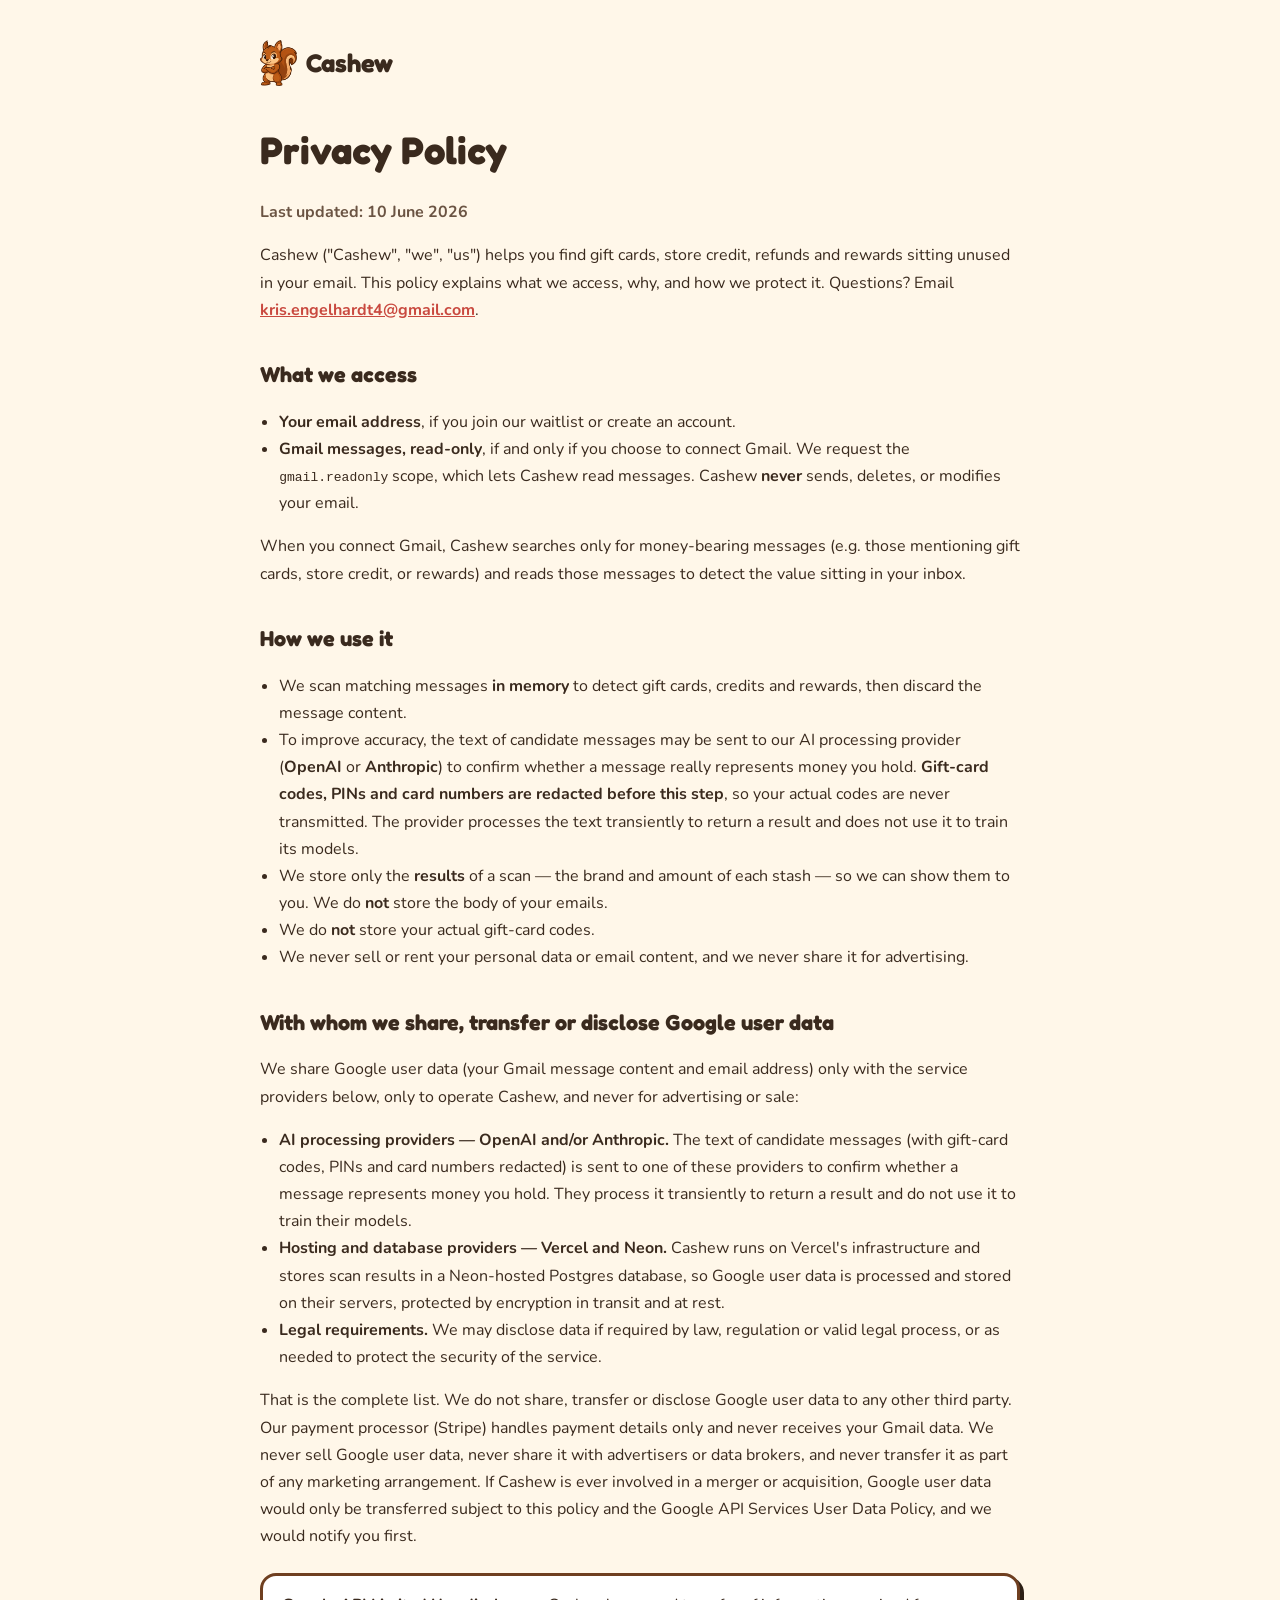
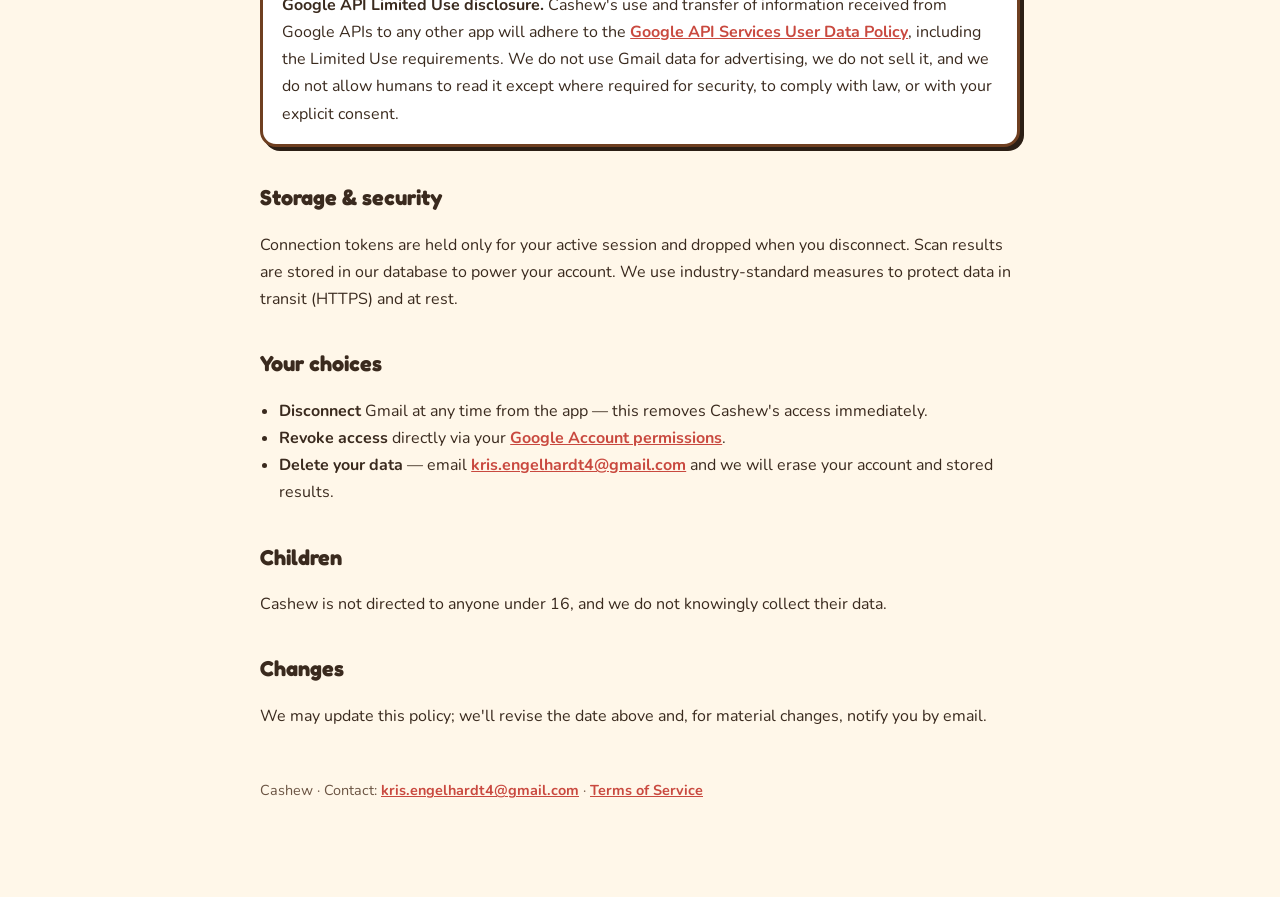
<file: web/privacy.html>
<!DOCTYPE html>
<html lang="en">
<head>
<meta charset="UTF-8" />
<meta name="viewport" content="width=device-width, initial-scale=1.0" />
<title>Privacy Policy — Cashew</title>
<link rel="preconnect" href="https://fonts.googleapis.com" />
<link href="https://fonts.googleapis.com/css2?family=Fredoka:wght@500;600;700&family=Nunito:wght@400;600;700&display=swap" rel="stylesheet" />
<link rel="icon" type="image/png" href="pip.png" />
<style>
  body{margin:0;font-family:'Nunito',sans-serif;color:#3a2a1e;background:#fff7e9;line-height:1.7;}
  .wrap{max-width:760px;margin:0 auto;padding:2.5rem 1.4rem 5rem;}
  .top{display:flex;align-items:center;gap:.6rem;margin-bottom:2rem;text-decoration:none;color:#3a2a1e;}
  .top img{height:46px;}
  .top span{font-family:'Fredoka',sans-serif;font-weight:700;font-size:1.6rem;}
  h1{font-family:'Fredoka',sans-serif;font-size:2.4rem;margin:.2rem 0;}
  h2{font-family:'Fredoka',sans-serif;font-size:1.35rem;margin:2rem 0 .4rem;}
  .updated{color:#6b5443;font-weight:700;}
  a{color:#c9493f;font-weight:700;}
  .callout{background:#fff;border:3px solid #6f3f20;border-radius:16px;padding:1rem 1.2rem;margin:1.4rem 0;box-shadow:4px 4px 0 #2c1f15;}
  ul{padding-left:1.2rem;}
  footer{margin-top:3rem;font-size:.9rem;color:#6b5443;}
</style>
</head>
<body>
<div class="wrap">
  <a class="top" href="/"><img src="pip.png" alt="" /><span>Cashew</span></a>
  <h1>Privacy Policy</h1>
  <p class="updated">Last updated: 10 June 2026</p>

  <p>Cashew ("Cashew", "we", "us") helps you find gift cards, store credit, refunds and rewards sitting unused in your email. This policy explains what we access, why, and how we protect it. Questions? Email <a href="mailto:kris.engelhardt4@gmail.com">kris.engelhardt4@gmail.com</a>.</p>

  <h2>What we access</h2>
  <ul>
    <li><b>Your email address</b>, if you join our waitlist or create an account.</li>
    <li><b>Gmail messages, read-only</b>, if and only if you choose to connect Gmail. We request the <code>gmail.readonly</code> scope, which lets Cashew read messages. Cashew <b>never</b> sends, deletes, or modifies your email.</li>
  </ul>
  <p>When you connect Gmail, Cashew searches only for money-bearing messages (e.g. those mentioning gift cards, store credit, or rewards) and reads those messages to detect the value sitting in your inbox.</p>

  <h2>How we use it</h2>
  <ul>
    <li>We scan matching messages <b>in memory</b> to detect gift cards, credits and rewards, then discard the message content.</li>
    <li>To improve accuracy, the text of candidate messages may be sent to our AI processing provider (<b>OpenAI</b> or <b>Anthropic</b>) to confirm whether a message really represents money you hold. <b>Gift-card codes, PINs and card numbers are redacted before this step</b>, so your actual codes are never transmitted. The provider processes the text transiently to return a result and does not use it to train its models.</li>
    <li>We store only the <b>results</b> of a scan — the brand and amount of each stash — so we can show them to you. We do <b>not</b> store the body of your emails.</li>
    <li>We do <b>not</b> store your actual gift-card codes.</li>
    <li>We never sell or rent your personal data or email content, and we never share it for advertising.</li>
  </ul>

  <h2>With whom we share, transfer or disclose Google user data</h2>
  <p>We share Google user data (your Gmail message content and email address) only with the service providers below, only to operate Cashew, and never for advertising or sale:</p>
  <ul>
    <li><b>AI processing providers — OpenAI and/or Anthropic.</b> The text of candidate messages (with gift-card codes, PINs and card numbers redacted) is sent to one of these providers to confirm whether a message represents money you hold. They process it transiently to return a result and do not use it to train their models.</li>
    <li><b>Hosting and database providers — Vercel and Neon.</b> Cashew runs on Vercel's infrastructure and stores scan results in a Neon-hosted Postgres database, so Google user data is processed and stored on their servers, protected by encryption in transit and at rest.</li>
    <li><b>Legal requirements.</b> We may disclose data if required by law, regulation or valid legal process, or as needed to protect the security of the service.</li>
  </ul>
  <p>That is the complete list. We do not share, transfer or disclose Google user data to any other third party. Our payment processor (Stripe) handles payment details only and never receives your Gmail data. We never sell Google user data, never share it with advertisers or data brokers, and never transfer it as part of any marketing arrangement. If Cashew is ever involved in a merger or acquisition, Google user data would only be transferred subject to this policy and the Google API Services User Data Policy, and we would notify you first.</p>

  <div class="callout">
    <b>Google API Limited Use disclosure.</b> Cashew's use and transfer of information received from Google APIs to any other app will adhere to the
    <a href="https://developers.google.com/terms/api-services-user-data-policy" target="_blank" rel="noopener">Google API Services User Data Policy</a>, including the Limited Use requirements. We do not use Gmail data for advertising, we do not sell it, and we do not allow humans to read it except where required for security, to comply with law, or with your explicit consent.
  </div>

  <h2>Storage &amp; security</h2>
  <p>Connection tokens are held only for your active session and dropped when you disconnect. Scan results are stored in our database to power your account. We use industry-standard measures to protect data in transit (HTTPS) and at rest.</p>

  <h2>Your choices</h2>
  <ul>
    <li><b>Disconnect</b> Gmail at any time from the app — this removes Cashew's access immediately.</li>
    <li><b>Revoke access</b> directly via your <a href="https://myaccount.google.com/permissions" target="_blank" rel="noopener">Google Account permissions</a>.</li>
    <li><b>Delete your data</b> — email <a href="mailto:kris.engelhardt4@gmail.com">kris.engelhardt4@gmail.com</a> and we will erase your account and stored results.</li>
  </ul>

  <h2>Children</h2>
  <p>Cashew is not directed to anyone under 16, and we do not knowingly collect their data.</p>

  <h2>Changes</h2>
  <p>We may update this policy; we'll revise the date above and, for material changes, notify you by email.</p>

  <footer>
    <p>Cashew · Contact: <a href="mailto:kris.engelhardt4@gmail.com">kris.engelhardt4@gmail.com</a> · <a href="/terms">Terms of Service</a></p>
  </footer>
</div>
</body>
</html>
</file>
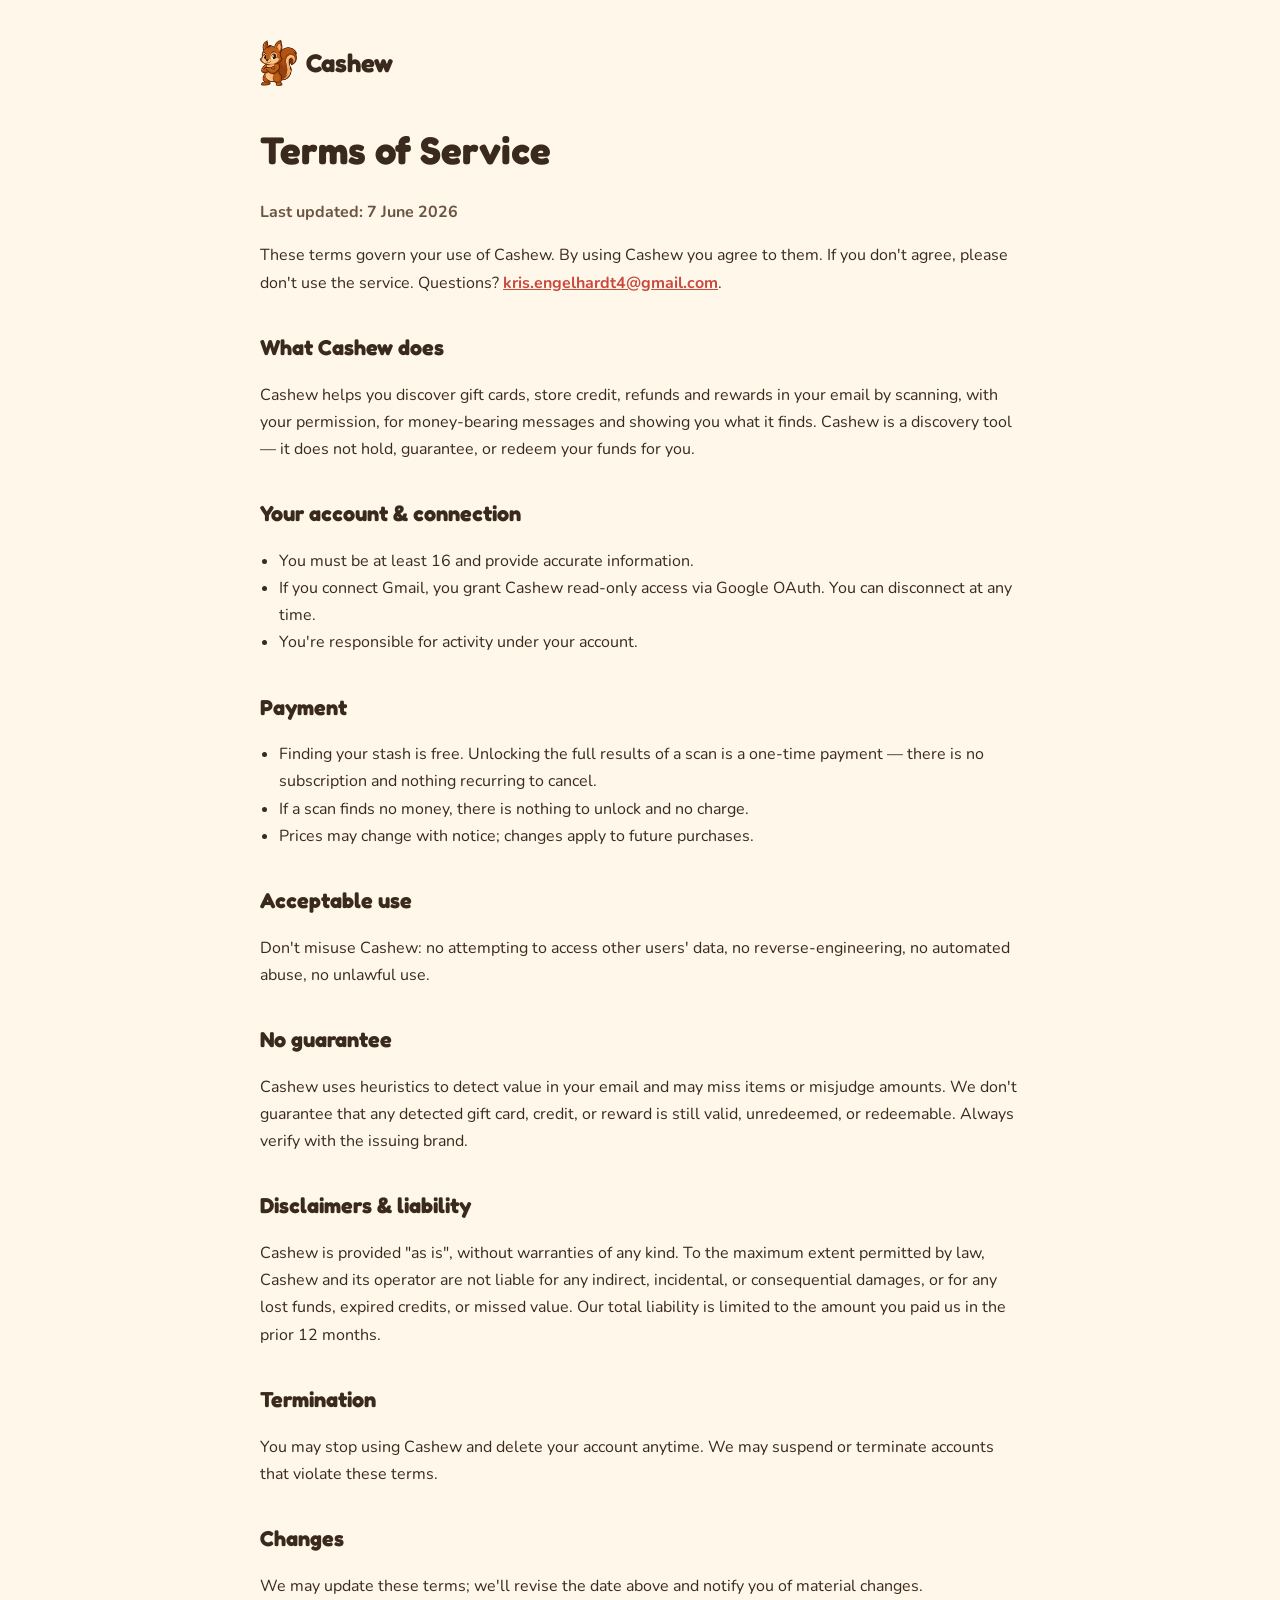
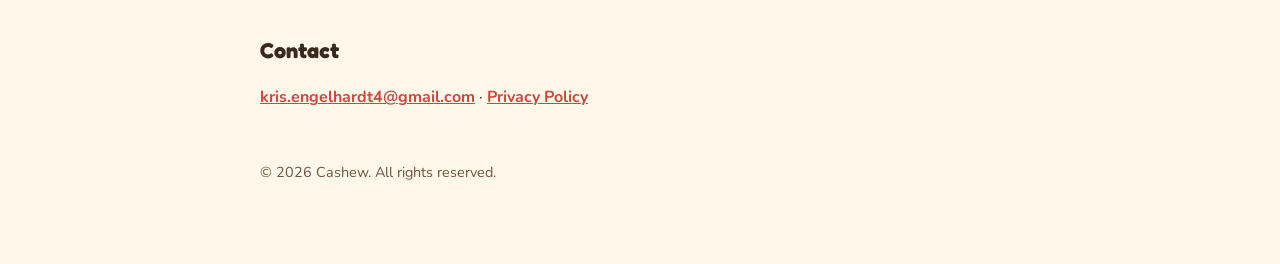
<file: web/terms.html>
<!DOCTYPE html>
<html lang="en">
<head>
<meta charset="UTF-8" />
<meta name="viewport" content="width=device-width, initial-scale=1.0" />
<title>Terms of Service — Cashew</title>
<link rel="preconnect" href="https://fonts.googleapis.com" />
<link href="https://fonts.googleapis.com/css2?family=Fredoka:wght@500;600;700&family=Nunito:wght@400;600;700&display=swap" rel="stylesheet" />
<link rel="icon" type="image/png" href="pip.png" />
<style>
  body{margin:0;font-family:'Nunito',sans-serif;color:#3a2a1e;background:#fff7e9;line-height:1.7;}
  .wrap{max-width:760px;margin:0 auto;padding:2.5rem 1.4rem 5rem;}
  .top{display:flex;align-items:center;gap:.6rem;margin-bottom:2rem;text-decoration:none;color:#3a2a1e;}
  .top img{height:46px;}
  .top span{font-family:'Fredoka',sans-serif;font-weight:700;font-size:1.6rem;}
  h1{font-family:'Fredoka',sans-serif;font-size:2.4rem;margin:.2rem 0;}
  h2{font-family:'Fredoka',sans-serif;font-size:1.35rem;margin:2rem 0 .4rem;}
  .updated{color:#6b5443;font-weight:700;}
  a{color:#c9493f;font-weight:700;}
  ul{padding-left:1.2rem;}
  footer{margin-top:3rem;font-size:.9rem;color:#6b5443;}
</style>
</head>
<body>
<div class="wrap">
  <a class="top" href="/"><img src="pip.png" alt="" /><span>Cashew</span></a>
  <h1>Terms of Service</h1>
  <p class="updated">Last updated: 7 June 2026</p>

  <p>These terms govern your use of Cashew. By using Cashew you agree to them. If you don't agree, please don't use the service. Questions? <a href="mailto:kris.engelhardt4@gmail.com">kris.engelhardt4@gmail.com</a>.</p>

  <h2>What Cashew does</h2>
  <p>Cashew helps you discover gift cards, store credit, refunds and rewards in your email by scanning, with your permission, for money-bearing messages and showing you what it finds. Cashew is a discovery tool — it does not hold, guarantee, or redeem your funds for you.</p>

  <h2>Your account &amp; connection</h2>
  <ul>
    <li>You must be at least 16 and provide accurate information.</li>
    <li>If you connect Gmail, you grant Cashew read-only access via Google OAuth. You can disconnect at any time.</li>
    <li>You're responsible for activity under your account.</li>
  </ul>

  <h2>Payment</h2>
  <ul>
    <li>Finding your stash is free. Unlocking the full results of a scan is a one-time payment — there is no subscription and nothing recurring to cancel.</li>
    <li>If a scan finds no money, there is nothing to unlock and no charge.</li>
    <li>Prices may change with notice; changes apply to future purchases.</li>
  </ul>

  <h2>Acceptable use</h2>
  <p>Don't misuse Cashew: no attempting to access other users' data, no reverse-engineering, no automated abuse, no unlawful use.</p>

  <h2>No guarantee</h2>
  <p>Cashew uses heuristics to detect value in your email and may miss items or misjudge amounts. We don't guarantee that any detected gift card, credit, or reward is still valid, unredeemed, or redeemable. Always verify with the issuing brand.</p>

  <h2>Disclaimers &amp; liability</h2>
  <p>Cashew is provided "as is", without warranties of any kind. To the maximum extent permitted by law, Cashew and its operator are not liable for any indirect, incidental, or consequential damages, or for any lost funds, expired credits, or missed value. Our total liability is limited to the amount you paid us in the prior 12 months.</p>

  <h2>Termination</h2>
  <p>You may stop using Cashew and delete your account anytime. We may suspend or terminate accounts that violate these terms.</p>

  <h2>Changes</h2>
  <p>We may update these terms; we'll revise the date above and notify you of material changes.</p>

  <h2>Contact</h2>
  <p><a href="mailto:kris.engelhardt4@gmail.com">kris.engelhardt4@gmail.com</a> · <a href="/privacy">Privacy Policy</a></p>

  <footer>© 2026 Cashew. All rights reserved.</footer>
</div>
</body>
</html>
</file>
